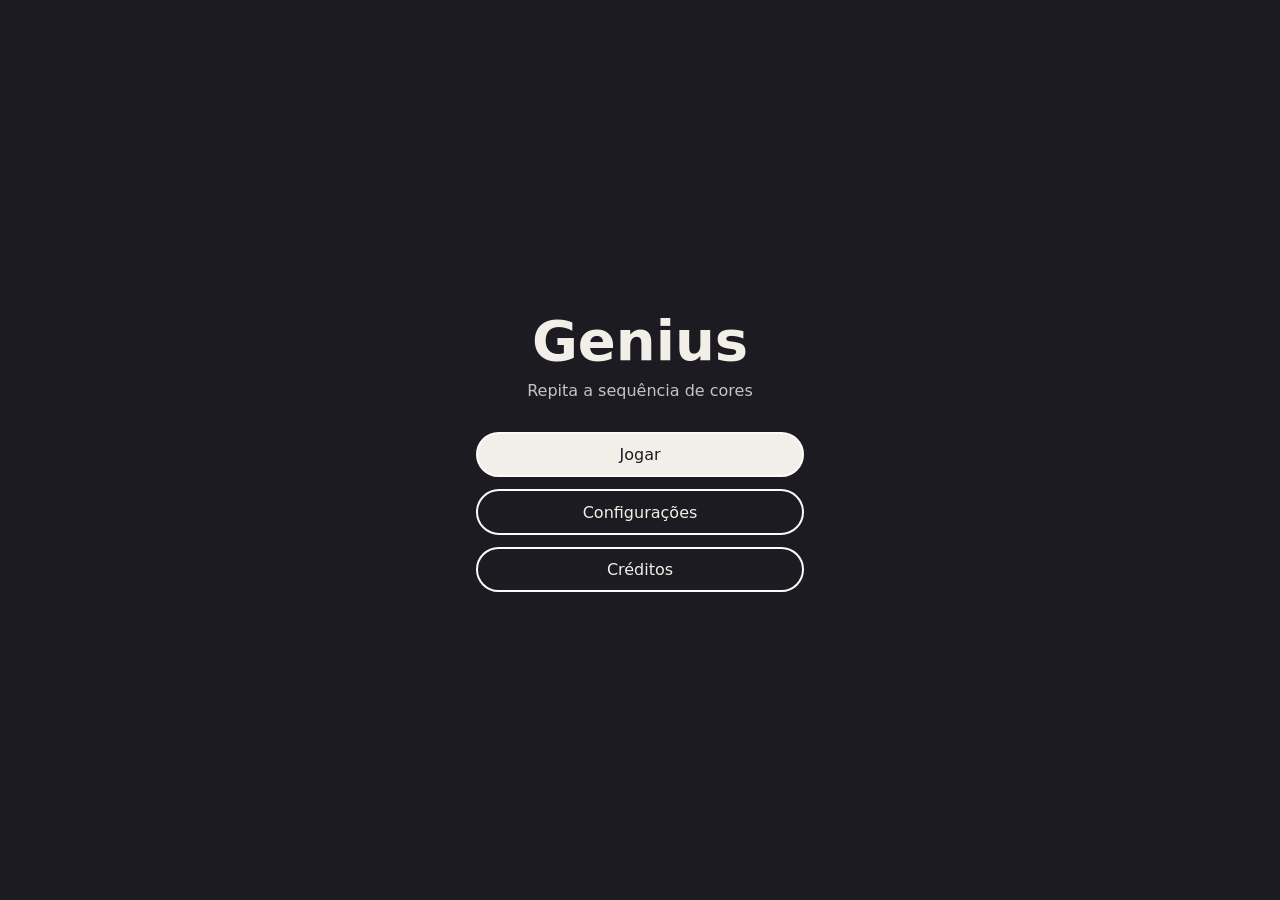
<file: index.html>
<!DOCTYPE html>
<html lang="pt-BR">
<head>
  <meta charset="UTF-8">
  <meta name="viewport" content="width=device-width, initial-scale=1">
  <title>Genius - Início</title>
  <link rel="stylesheet" href="style.css">
</head>
<body>
  <main class="jogo menu">
    <h1>Genius</h1>
    <p class="subtitulo">Repita a sequência de cores</p>

    <!-- Menu principal -->
    <nav id="menu-principal" class="menu-botoes">
      <a class="botao" href="jogando.html">Jogar</a>
      <button class="botao secundario" data-abrir="configuracoes">Configurações</button>
      <button class="botao secundario" data-abrir="creditos">Créditos</button>
    </nav>

    <!-- Tela de configurações -->
    <section id="configuracoes" class="painel" hidden>
      <h2>Configurações</h2>

      <label class="campo">
        <span>Som</span>
        <input type="checkbox" id="cfg-som">
      </label>

      <label class="campo">
        <span>Velocidade da sequência</span>
        <select id="cfg-velocidade">
          <option value="lenta">Lenta</option>
          <option value="normal">Normal</option>
          <option value="rapida">Rápida</option>
        </select>
      </label>

      <!-- Adicione novas configurações aqui, no mesmo formato de "campo" -->

      <button class="botao secundario" data-voltar>Voltar</button>
    </section>

    <!-- Tela de créditos -->
    <section id="creditos" class="painel" hidden>
      <h2>Créditos</h2>

      <!-- Adicione os créditos aqui -->
      <p class="aviso">Créditos ao grupo de Front-End da Aula do Alexandre Lucena.</p>

      <button class="botao secundario" data-voltar>Voltar</button>
    </section>
  </main>

  <script src="menu.js"></script>
</body>
</html>
</file>
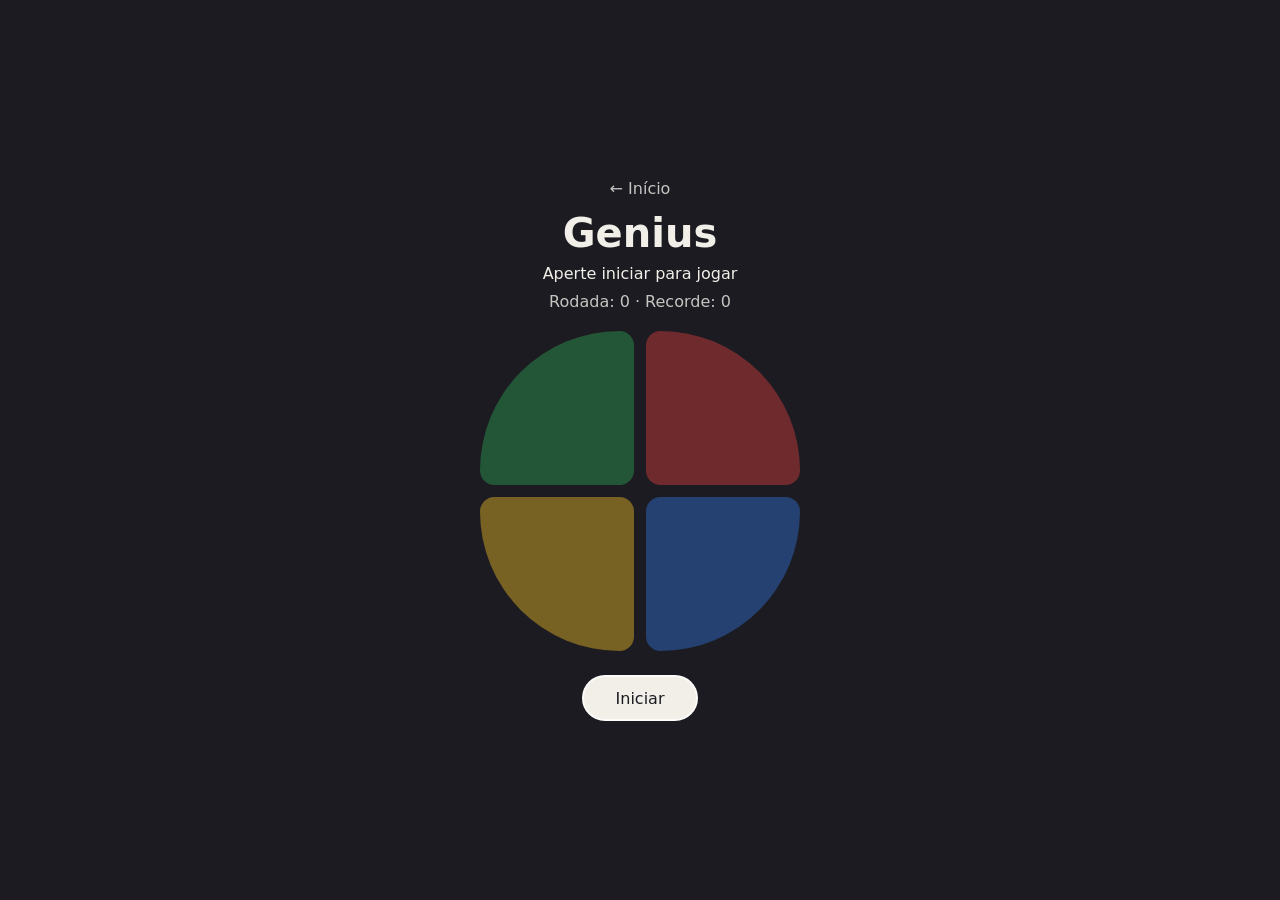
<file: jogando.html>
<!DOCTYPE html>
<html lang="pt-BR">
<head>
  <meta charset="UTF-8">
  <meta name="viewport" content="width=device-width, initial-scale=1">
  <title>Genius - Jogando</title>
  <link rel="stylesheet" href="style.css">
</head>
<body>
  <main class="jogo">
    <a class="voltar" href="index.html">← Início</a>
    <h1>Genius</h1>

    <p id="status" aria-live="polite">Aperte iniciar para jogar</p>
    <p class="placar">Rodada: <span id="rodada">0</span> · Recorde: <span id="recorde">0</span></p>

    <div class="tabuleiro">
      <button class="cor verde" data-cor="verde" aria-label="Verde" disabled></button>
      <button class="cor vermelho" data-cor="vermelho" aria-label="Vermelho" disabled></button>
      <button class="cor amarelo" data-cor="amarelo" aria-label="Amarelo" disabled></button>
      <button class="cor azul" data-cor="azul" aria-label="Azul" disabled></button>
    </div>

    <button id="iniciar" class="botao">Iniciar</button>
  </main>

  <script src="script.js"></script>
</body>
</html>
</file>
<file: style.css>
* {
  box-sizing: border-box;
}

[hidden] {
  display: none !important;
}

body {
  margin: 0;
  min-height: 100vh;
  display: grid;
  place-items: center;
  background: #1c1b22;
  color: #f1efe8;
  font-family: system-ui, sans-serif;
}

.jogo {
  text-align: center;
  padding: 1rem;
}

h1 {
  margin: 0 0 0.5rem;
  font-size: 2.5rem;
}

h2 {
  margin: 0 0 1rem;
}

/* ----- Botões (usados no menu e no jogo) ----- */
.botao {
  display: inline-block;
  padding: 0.7rem 2rem;
  font-size: 1rem;
  font-family: inherit;
  text-decoration: none;
  border: 2px solid #fcfbf9;
  border-radius: 999px;
  background: #f1efe8;
  color: #1c1b22;
  cursor: pointer;
}

.botao.secundario {
  background: transparent;
  color: #f1efe8;
}

.botao:hover:not(:disabled) {
  filter: brightness(0.9);
}

.botao:disabled {
  opacity: 0.5;
  cursor: default;
}

.botao:focus-visible,
.voltar:focus-visible,
select:focus-visible,
input:focus-visible {
  outline: 3px solid #e6b826;
  outline-offset: 3px;
}

/* ----- Tela de início ----- */
.menu {
  width: min(360px, 92vw);
}

.menu h1 {
  font-size: 3.5rem;
}

.subtitulo {
  margin: 0 0 2rem;
  opacity: 0.8;
}

.menu-botoes {
  display: flex;
  flex-direction: column;
  gap: 0.75rem;
}

.painel {
  display: flex;
  flex-direction: column;
  gap: 1rem;
}

.campo {
  display: flex;
  align-items: center;
  justify-content: space-between;
  gap: 1rem;
  padding: 0.75rem 1rem;
  border-radius: 12px;
  background: #2a2933;
  text-align: left;
}

.campo select {
  padding: 0.35rem 0.5rem;
  font-family: inherit;
  border-radius: 8px;
  border: none;
}

.campo input[type="checkbox"] {
  width: 1.25rem;
  height: 1.25rem;
}

.aviso {
  margin: 0;
  opacity: 0.7;
}

/* ----- Tela do jogo ----- */
.voltar {
  display: inline-block;
  margin-bottom: 0.75rem;
  color: #f1efe8;
  opacity: 0.8;
  text-decoration: none;
}

.voltar:hover {
  opacity: 1;
}

#status {
  min-height: 1.5rem;
  margin: 0.25rem 0;
}

.placar {
  margin: 0 0 1.25rem;
  opacity: 0.8;
}

/* Tabuleiro em grade 2x2 */
.tabuleiro {
  display: grid;
  grid-template-columns: 1fr 1fr;
  gap: 12px;
  width: min(320px, 85vw);
  margin: 0 auto 1.5rem;
}

.cor {
  aspect-ratio: 1;
  border: none;
  border-radius: 16px;
  cursor: pointer;
  opacity: 0.45;                 /* versão "apagada" */
  transition: opacity 0.15s, transform 0.15s;
}

.cor:disabled {
  cursor: default;
}

/* Classe aplicada pelo JS quando a cor acende */
.cor.ativo {
  opacity: 1;
  transform: scale(0.97);
  filter: brightness(1.25);
}

.cor:focus-visible {
  outline: 3px solid #fff;
  outline-offset: 3px;
}

.verde    { background: #2e9e4f; border-top-left-radius: 100%; }
.vermelho { background: #d63c3c; border-top-right-radius: 100%; }
.amarelo  { background: #e6b826; border-bottom-left-radius: 100%; }
.azul     { background: #2f6fd1; border-bottom-right-radius: 100%; }

@media (prefers-reduced-motion: reduce) {
  .cor {
    transition: none;
  }
}
</file>
